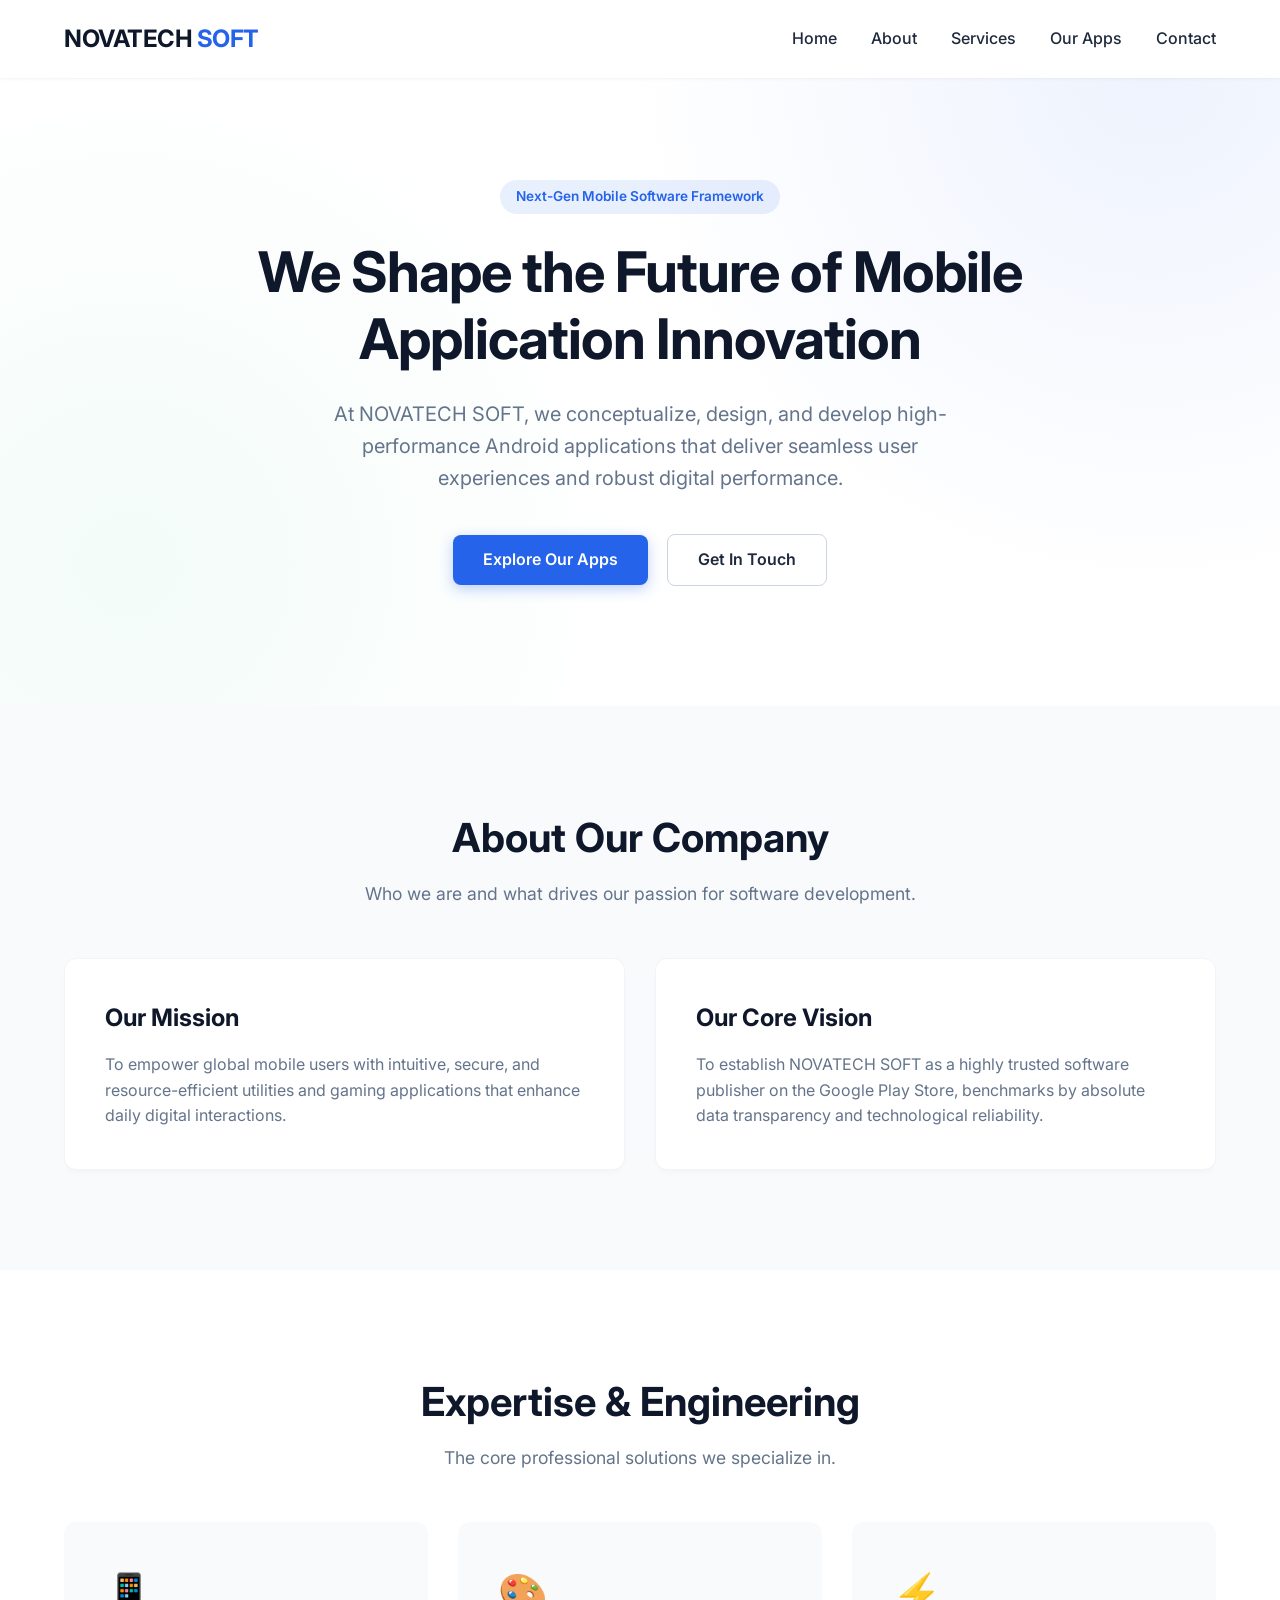
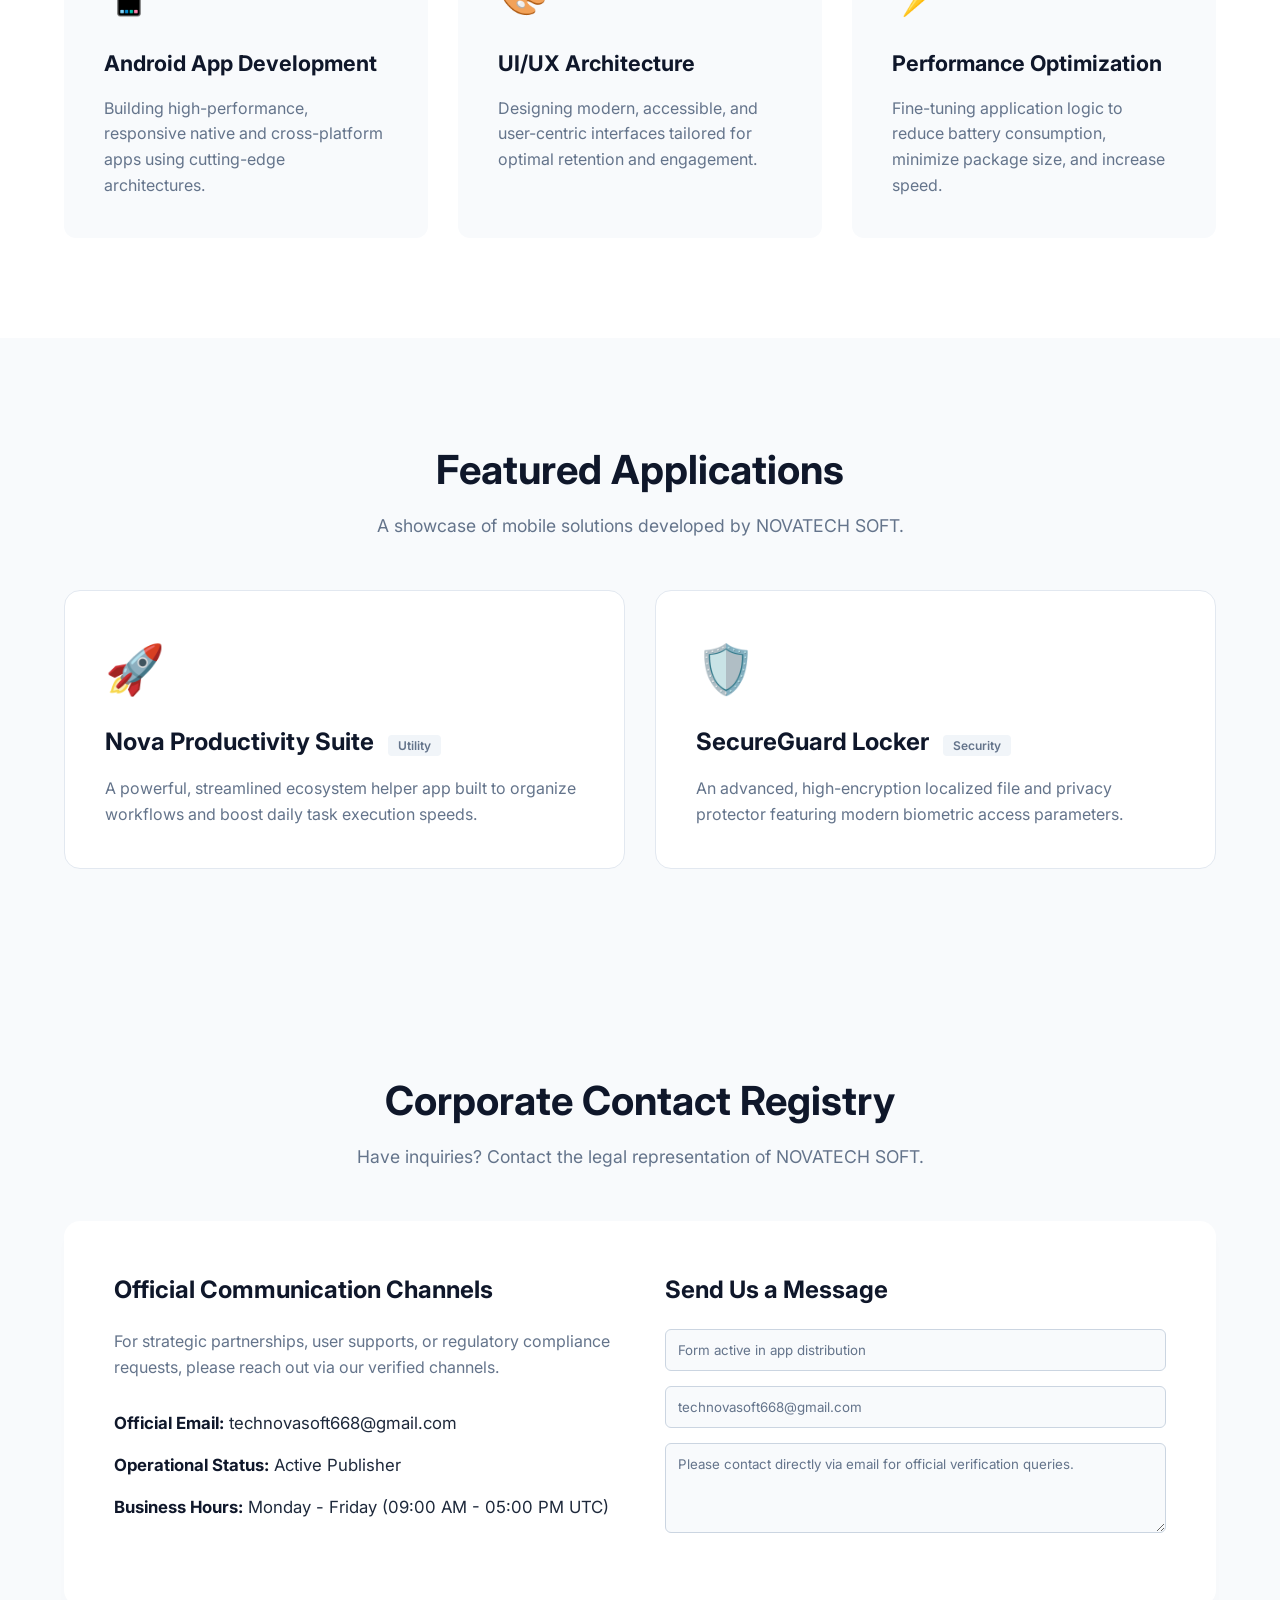
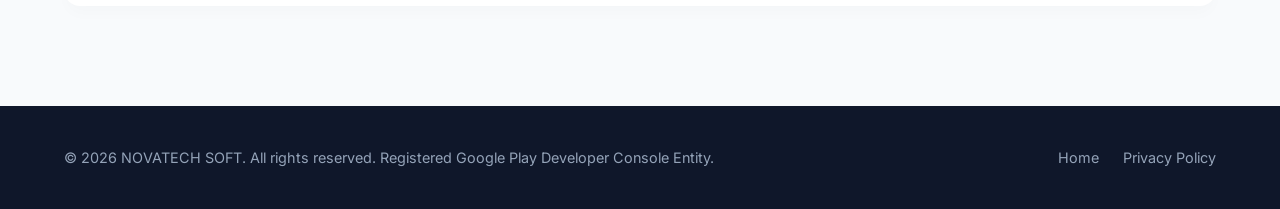
<file: index.html>
<!DOCTYPE html>
<html lang="en">
    
<head>
    <meta charset="UTF-8">
    <meta name="viewport" content="width=device-width, initial-scale=1.0">
    <title>NOVATECH SOFT | Innovating Digital Solutions</title>
    <!-- Google Fonts for Premium Typography -->
    <link rel="preconnect" href="https://fonts.googleapis.com">
    <link rel="preconnect" href="https://fonts.gstatic.com" crossorigin>
    <link href="https://fonts.googleapis.com/css2?family=Inter:wght@300;400;500;600;700&display=swap" rel="stylesheet">
    <link rel="stylesheet" href="style.css">
</head>
<body>

    <!-- Header & Navigation -->
    <header>
        <div class="navbar container">
            <div class="logo">NOVATECH <span>SOFT</span></div>
            <nav>
                <a href="#home">Home</a>
                <a href="#about">About</a>
                <a href="#services">Services</a>
                <a href="#apps">Our Apps</a>
                <a href="#contact">Contact</a>
            </nav>
        </div>
    </header>

    <!-- Hero Section -->
    <section id="home" class="hero">
        <div class="hero-content container">
            <span class="badge">Next-Gen Mobile Software Framework</span>
            <h1>We Shape the Future of Mobile Application Innovation</h1>
            <p>At NOVATECH SOFT, we conceptualize, design, and develop high-performance Android applications that deliver seamless user experiences and robust digital performance.</p>
            <div class="hero-cta">
                <a href="#apps" class="btn btn-primary">Explore Our Apps</a>
                <a href="#contact" class="btn btn-secondary">Get In Touch</a>
            </div>
        </div>
    </section>

    <!-- About Company Section -->
    <section id="about" class="about-section container">
        <div class="section-title">
            <h2>About Our Company</h2>
            <p>Who we are and what drives our passion for software development.</p>
        </div>
        <div class="about-grid">
            <div class="about-card">
                <h3>Our Mission</h3>
                <p>To empower global mobile users with intuitive, secure, and resource-efficient utilities and gaming applications that enhance daily digital interactions.</p>
            </div>
            <div class="about-card">
                <h3>Our Core Vision</h3>
                <p>To establish NOVATECH SOFT as a highly trusted software publisher on the Google Play Store, benchmarks by absolute data transparency and technological reliability.</p>
            </div>
        </div>
    </section>

    <!-- Services Section -->
    <section id="services" class="services-section">
        <div class="container">
            <div class="section-title">
                <h2>Expertise & Engineering</h2>
                <p>The core professional solutions we specialize in.</p>
            </div>
            <div class="services-grid">
                <div class="service-box">
                    <div class="icon">📱</div>
                    <h3>Android App Development</h3>
                    <p>Building high-performance, responsive native and cross-platform apps using cutting-edge architectures.</p>
                </div>
                <div class="service-box">
                    <div class="icon">🎨</div>
                    <h3>UI/UX Architecture</h3>
                    <p>Designing modern, accessible, and user-centric interfaces tailored for optimal retention and engagement.</p>
                </div>
                <div class="service-box">
                    <div class="icon">⚡</div>
                    <h3>Performance Optimization</h3>
                    <p>Fine-tuning application logic to reduce battery consumption, minimize package size, and increase speed.</p>
                </div>
            </div>
        </div>
    </section>

    <!-- Portfolio / Featured Apps Section -->
    <section id="apps" class="apps-section container">
        <div class="section-title">
            <h2>Featured Applications</h2>
            <p>A showcase of mobile solutions developed by NOVATECH SOFT.</p>
        </div>
        <div class="apps-grid">
            <div class="app-card">
                <div class="app-icon">🚀</div>
                <h3>Nova Productivity Suite</h3>
                <span class="app-tag">Utility</span>
                <p>A powerful, streamlined ecosystem helper app built to organize workflows and boost daily task execution speeds.</p>
            </div>
            <div class="app-card">
                <div class="app-icon">🛡️</div>
                <h3>SecureGuard Locker</h3>
                <span class="app-tag">Security</span>
                <p>An advanced, high-encryption localized file and privacy protector featuring modern biometric access parameters.</p>
            </div>
        </div>
    </section>

    <!-- Contact & Publisher Verification Info -->
    <section id="contact" class="contact-section container">
        <div class="section-title">
            <h2>Corporate Contact Registry</h2>
            <p>Have inquiries? Contact the legal representation of NOVATECH SOFT.</p>
        </div>
        <div class="contact-wrapper">
            <div class="contact-info">
                <h3>Official Communication Channels</h3>
                <p>For strategic partnerships, user supports, or regulatory compliance requests, please reach out via our verified channels.</p>
                <div class="info-item">
                    <strong>Official Email:</strong> technovasoft668@gmail.com
                </div>
                <div class="info-item">
                    <strong>Operational Status:</strong> Active Publisher
                </div>
                <div class="info-item">
                    <strong>Business Hours:</strong> Monday - Friday (09:00 AM - 05:00 PM UTC)
                </div>
            </div>
            <div class="contact-form-mock">
                <h3>Send Us a Message</h3>
                <input type="text" placeholder="Your Name" class="form-input" disabled value="Form active in app distribution">
                <input type="email" placeholder="Your Email" class="form-input" disabled value="technovasoft668@gmail.com">
                <textarea class="form-input" rows="4" disabled>Please contact directly via email for official verification queries.</textarea>
            </div>
        </div>
    </section>

    <!-- Footer -->
    <footer>
        <div class="footer-content container">
            <p>&copy; 2026 NOVATECH SOFT. All rights reserved. Registered Google Play Developer Console Entity.</p>
            <div class="footer-links">
                <a href="index.html">Home</a>
                <a href="privacy-policy.html">Privacy Policy</a>
            </div>
        </div>
    </footer>

</body>
</html>
</file>
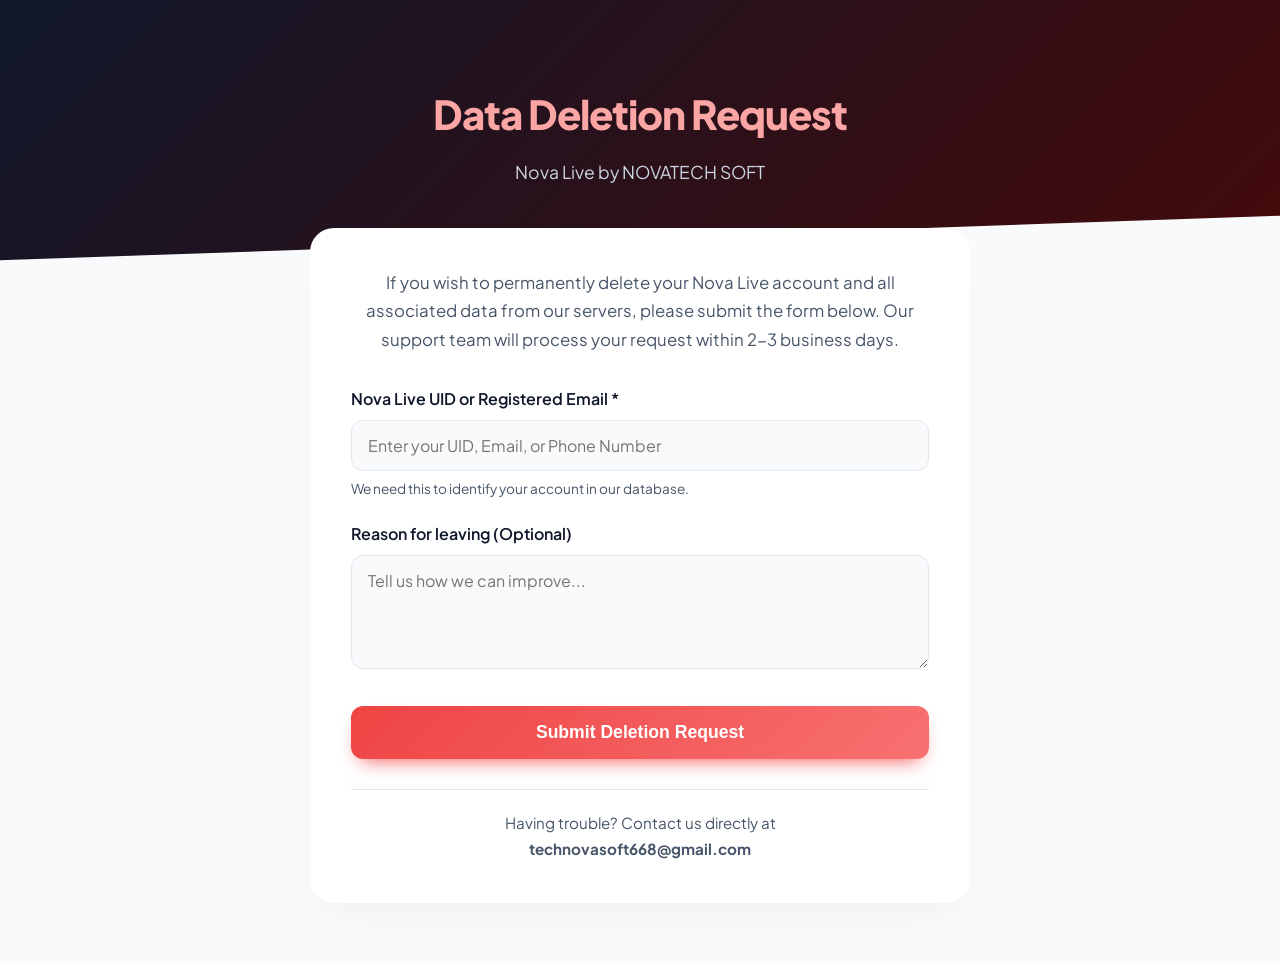
<file: delete-account.html>
<!DOCTYPE html>
<html lang="en">
    
<head>
    <meta charset="UTF-8">
    <meta name="viewport" content="width=device-width, initial-scale=1.0">
    <title>Account Deletion | Nova Live</title>
    
    <!-- Google Fonts -->
    <link rel="preconnect" href="https://fonts.googleapis.com">
    <link rel="preconnect" href="https://fonts.gstatic.com" crossorigin>
    <link href="https://fonts.googleapis.com/css2?family=Plus+Jakarta+Sans:wght@300;400;500;600;700;800&display=swap" rel="stylesheet">
    
    <style>
        :root {
            --primary: #ef4444; /* Red color for deletion theme */
            --primary-dark: #b91c1c;
            --secondary: #f87171;
            --bg-color: #f8fafc;
            --surface: #ffffff;
            --text-main: #0f172a;
            --text-muted: #475569;
            --border-color: #e2e8f0;
        }

        * { margin: 0; padding: 0; box-sizing: border-box; }

        body {
            font-family: 'Plus Jakarta Sans', sans-serif;
            background-color: var(--bg-color);
            color: var(--text-main);
            line-height: 1.7;
            -webkit-font-smoothing: antialiased;
        }

        /* Premium Header Gradient */
        .header-banner {
            background: linear-gradient(135deg, #0f172a 0%, #450a0a 100%);
            padding: 80px 20px 100px;
            text-align: center;
            color: white;
            position: relative;
            overflow: hidden;
        }

        .header-banner::after {
            content: '';
            position: absolute;
            bottom: -50px; left: 0; right: 0;
            height: 100px;
            background: var(--bg-color);
            transform: skewY(-2deg);
        }

        .header-title {
            font-size: 2.5rem;
            font-weight: 800;
            letter-spacing: -1px;
            margin-bottom: 10px;
            color: #fca5a5;
        }

        .header-subtitle {
            font-size: 1.1rem;
            color: #cbd5e1;
            font-weight: 400;
        }

        /* Main Content Container */
        .container {
            max-width: 700px;
            margin: -60px auto 60px;
            padding: 0 20px;
            position: relative;
            z-index: 10;
        }

        .form-card {
            background: var(--surface);
            padding: 40px;
            border-radius: 24px;
            box-shadow: 0 20px 40px -15px rgba(0,0,0,0.05);
            border: 1px solid rgba(255,255,255,0.5);
        }

        .intro-text {
            font-size: 1.05rem;
            color: var(--text-muted);
            margin-bottom: 30px;
            text-align: center;
        }

        /* Form Styling */
        .form-group {
            margin-bottom: 20px;
        }

        label {
            display: block;
            font-weight: 600;
            margin-bottom: 8px;
            color: var(--text-main);
        }

        input[type="text"],
        input[type="email"],
        textarea {
            width: 100%;
            padding: 14px 16px;
            border: 1px solid var(--border-color);
            border-radius: 12px;
            font-family: inherit;
            font-size: 1rem;
            transition: all 0.3s ease;
            background-color: #f8fafc;
        }

        input:focus, textarea:focus {
            outline: none;
            border-color: var(--primary);
            box-shadow: 0 0 0 3px rgba(239, 68, 68, 0.1);
            background-color: #fff;
        }

        .note {
            font-size: 0.85rem;
            color: var(--text-muted);
            margin-top: 6px;
            display: block;
        }

        /* Buttons */
        .btn-submit {
            width: 100%;
            background: linear-gradient(135deg, var(--primary) 0%, var(--secondary) 100%);
            color: white;
            padding: 16px;
            border: none;
            border-radius: 12px;
            font-weight: 700;
            font-size: 1.1rem;
            cursor: pointer;
            transition: all 0.3s ease;
            box-shadow: 0 10px 20px -10px var(--primary);
            margin-top: 10px;
        }

        .btn-submit:hover {
            transform: translateY(-2px);
            box-shadow: 0 15px 25px -10px var(--primary);
        }

        .support-contact {
            text-align: center;
            margin-top: 30px;
            padding-top: 20px;
            border-top: 1px solid var(--border-color);
            font-size: 0.95rem;
            color: var(--text-muted);
        }

        @media (max-width: 768px) {
            .form-card { padding: 30px 20px; }
            .header-title { font-size: 2rem; }
        }
    </style>
</head>
<body>

    <header class="header-banner">
        <h1 class="header-title">Data Deletion Request</h1>
        <p class="header-subtitle">Nova Live by NOVATECH SOFT</p>
    </header>

    <div class="container">
        <div class="form-card">
            
            <p class="intro-text">
                If you wish to permanently delete your Nova Live account and all associated data from our servers, please submit the form below. Our support team will process your request within 2-3 business days.
            </p>

            <!-- 🚨 REPLACE 'YOUR_FORMSPREE_LINK_HERE' with your actual Formspree endpoint -->
            <form action="https://formspree.io/f/xwvgezqv" method="POST">
                
                <div class="form-group">
                    <label for="uid">Nova Live UID or Registered Email *</label>
                    <input type="text" id="uid" name="User_ID_or_Email" placeholder="Enter your UID, Email, or Phone Number" required>
                    <span class="note">We need this to identify your account in our database.</span>
                </div>

                <div class="form-group">
                    <label for="reason">Reason for leaving (Optional)</label>
                    <textarea id="reason" name="Reason" rows="4" placeholder="Tell us how we can improve..."></textarea>
                </div>

                <!-- Hidden field to specify email subject -->
                <input type="hidden" name="_subject" value="New Account Deletion Request - Nova Live!">

                <button type="submit" class="btn-submit">Submit Deletion Request</button>
            </form>

            <div class="support-contact">
                Having trouble? Contact us directly at <br>
                <strong>technovasoft668@gmail.com</strong>
            </div>

        </div>
    </div>

</body>
</html>
</file>
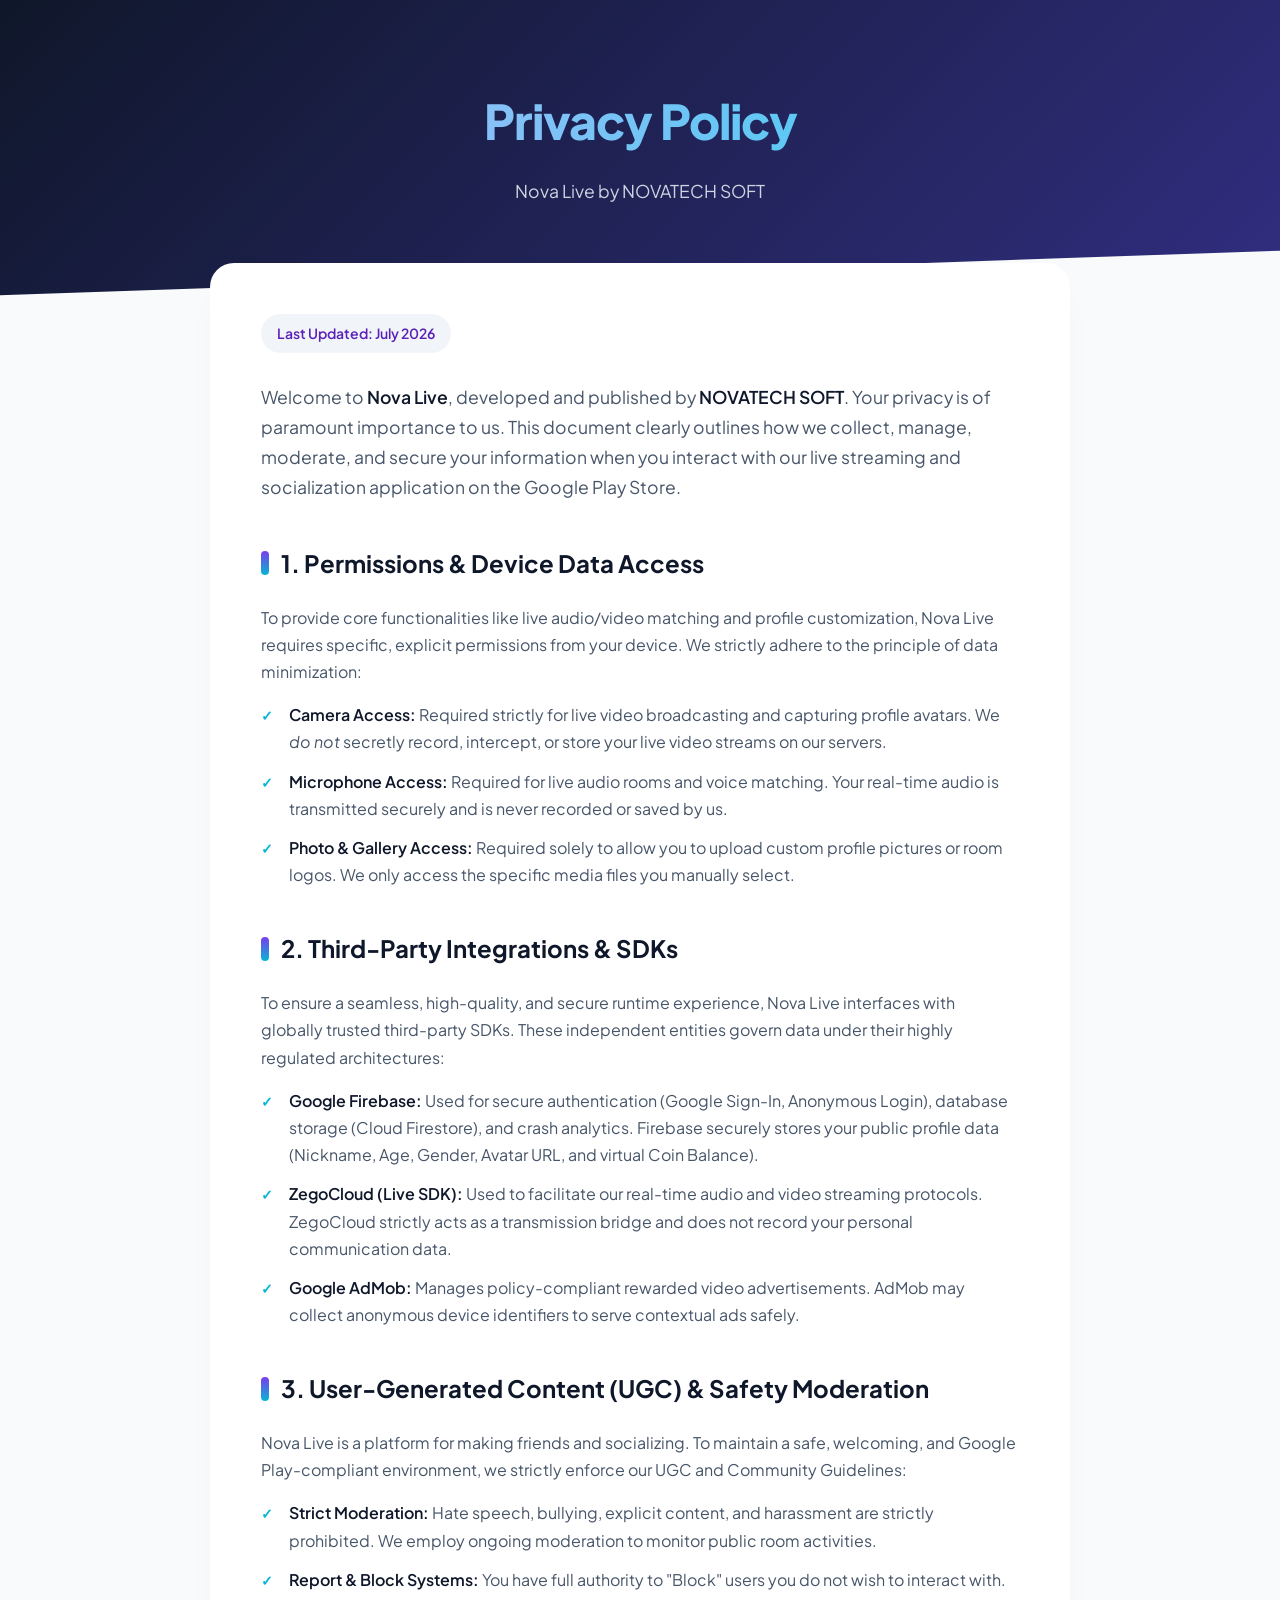
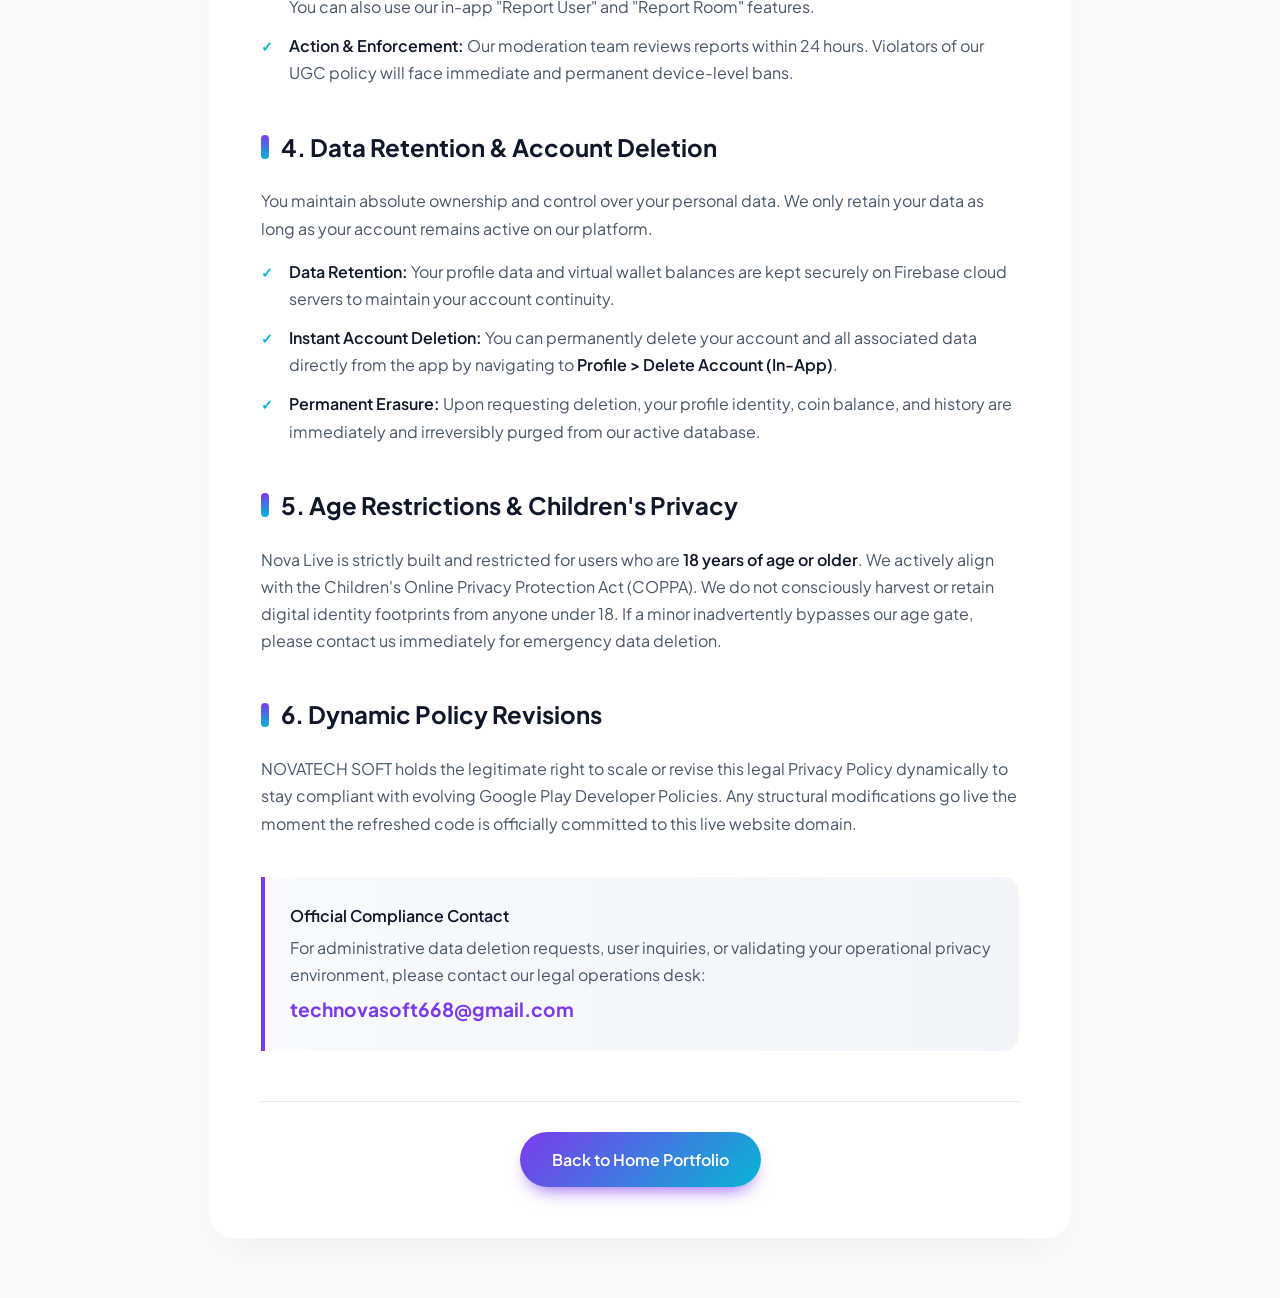
<file: privacy-policy.html>
<!DOCTYPE html>
<html lang="en">
<head>
    <meta charset="UTF-8">
    <meta name="viewport" content="width=device-width, initial-scale=1.0">
    <title>Privacy Policy | Nova Live by NOVATECH SOFT</title>
    
    <!-- Google Fonts -->
    <link rel="preconnect" href="https://fonts.googleapis.com">
    <link rel="preconnect" href="https://fonts.gstatic.com" crossorigin>
    <link href="https://fonts.googleapis.com/css2?family=Plus+Jakarta+Sans:wght@300;400;500;600;700;800&display=swap" rel="stylesheet">
    
    <style>
        :root {
            --primary: #7c3aed;
            --primary-dark: #5b21b6;
            --secondary: #06b6d4;
            --bg-color: #f8fafc;
            --surface: #ffffff;
            --text-main: #0f172a;
            --text-muted: #475569;
            --border-color: #e2e8f0;
        }

        * {
            margin: 0;
            padding: 0;
            box-sizing: border-box;
        }

        body {
            font-family: 'Plus Jakarta Sans', sans-serif;
            background-color: var(--bg-color);
            color: var(--text-main);
            line-height: 1.7;
            -webkit-font-smoothing: antialiased;
        }

        /* Premium Header Gradient */
        .header-banner {
            background: linear-gradient(135deg, #0f172a 0%, #312e81 100%);
            padding: 80px 20px 100px;
            text-align: center;
            color: white;
            position: relative;
            overflow: hidden;
        }

        .header-banner::after {
            content: '';
            position: absolute;
            bottom: -50px;
            left: 0;
            right: 0;
            height: 100px;
            background: var(--bg-color);
            transform: skewY(-2deg);
        }

        .header-title {
            font-size: 3rem;
            font-weight: 800;
            letter-spacing: -1px;
            margin-bottom: 15px;
            background: linear-gradient(to right, #c4b5fd, #22d3ee);
            -webkit-background-clip: text;
            -webkit-text-fill-color: transparent;
        }

        .header-subtitle {
            font-size: 1.1rem;
            color: #cbd5e1;
            font-weight: 400;
        }

        /* Main Content Container */
        .container {
            max-width: 900px;
            margin: -60px auto 60px;
            padding: 0 20px;
            position: relative;
            z-index: 10;
        }

        .policy-card {
            background: var(--surface);
            padding: 50px;
            border-radius: 24px;
            box-shadow: 0 20px 40px -15px rgba(0,0,0,0.05);
            border: 1px solid rgba(255,255,255,0.5);
        }

        .last-updated {
            display: inline-block;
            background: #f1f5f9;
            color: var(--primary-dark);
            padding: 8px 16px;
            border-radius: 50px;
            font-size: 0.875rem;
            font-weight: 600;
            margin-bottom: 30px;
        }

        .intro-text {
            font-size: 1.1rem;
            color: var(--text-muted);
            margin-bottom: 40px;
        }

        /* Section Styling */
        section {
            margin-bottom: 40px;
        }

        h2 {
            font-size: 1.5rem;
            font-weight: 700;
            color: var(--text-main);
            margin-bottom: 20px;
            display: flex;
            align-items: center;
            gap: 12px;
        }

        h2::before {
            content: '';
            display: block;
            width: 8px;
            height: 24px;
            background: linear-gradient(to bottom, var(--primary), var(--secondary));
            border-radius: 4px;
        }

        p {
            color: var(--text-muted);
            margin-bottom: 16px;
        }

        /* Beautiful Lists */
        ul {
            list-style: none;
            padding-left: 0;
            margin-bottom: 20px;
        }

        ul li {
            position: relative;
            padding-left: 28px;
            margin-bottom: 12px;
            color: var(--text-muted);
        }

        ul li::before {
            content: '✓';
            position: absolute;
            left: 0;
            top: 2px;
            color: var(--secondary);
            font-weight: bold;
            font-size: 0.9rem;
        }

        strong {
            color: var(--text-main);
            font-weight: 600;
        }

        /* Contact Box */
        .contact-box {
            background: linear-gradient(to right, #f8fafc, #f1f5f9);
            border-left: 4px solid var(--primary);
            padding: 25px;
            border-radius: 0 16px 16px 0;
            margin-top: 40px;
        }

        .contact-box p {
            margin-bottom: 5px;
        }

        .contact-email {
            font-size: 1.2rem;
            font-weight: 700;
            color: var(--primary);
            text-decoration: none;
        }

        /* Premium Button */
        .btn-container {
            text-align: center;
            margin-top: 50px;
            padding-top: 30px;
            border-top: 1px solid var(--border-color);
        }

        .btn-primary {
            display: inline-block;
            background: linear-gradient(135deg, var(--primary) 0%, var(--secondary) 100%);
            color: white;
            padding: 14px 32px;
            border-radius: 50px;
            text-decoration: none;
            font-weight: 600;
            font-size: 1rem;
            transition: all 0.3s ease;
            box-shadow: 0 10px 20px -10px var(--primary);
        }

        .btn-primary:hover {
            transform: translateY(-2px);
            box-shadow: 0 15px 25px -10px var(--primary);
        }

        /* Responsive Design */
        @media (max-width: 768px) {
            .header-title { font-size: 2.2rem; }
            .policy-card { padding: 30px 20px; border-radius: 16px; }
            .container { margin-top: -40px; }
        }
    </style>
</head>
<body>

    <!-- Premium Header -->
    <header class="header-banner">
        <h1 class="header-title">Privacy Policy</h1>
        <p class="header-subtitle">Nova Live by NOVATECH SOFT</p>
    </header>

    <!-- Main Content -->
    <div class="container">
        <div class="policy-card">
            
            <div class="last-updated">Last Updated: July 2026</div>

            <p class="intro-text">
                Welcome to <strong>Nova Live</strong>, developed and published by <strong>NOVATECH SOFT</strong>. Your privacy is of paramount importance to us. This document clearly outlines how we collect, manage, moderate, and secure your information when you interact with our live streaming and socialization application on the Google Play Store.
            </p>

            <section>
                <h2>1. Permissions & Device Data Access</h2>
                <p>To provide core functionalities like live audio/video matching and profile customization, Nova Live requires specific, explicit permissions from your device. We strictly adhere to the principle of data minimization:</p>
                <ul>
                    <li><strong>Camera Access:</strong> Required strictly for live video broadcasting and capturing profile avatars. We <em>do not</em> secretly record, intercept, or store your live video streams on our servers.</li>
                    <li><strong>Microphone Access:</strong> Required for live audio rooms and voice matching. Your real-time audio is transmitted securely and is never recorded or saved by us.</li>
                    <li><strong>Photo & Gallery Access:</strong> Required solely to allow you to upload custom profile pictures or room logos. We only access the specific media files you manually select.</li>
                </ul>
            </section>

            <section>
                <h2>2. Third-Party Integrations & SDKs</h2>
                <p>To ensure a seamless, high-quality, and secure runtime experience, Nova Live interfaces with globally trusted third-party SDKs. These independent entities govern data under their highly regulated architectures:</p>
                <ul>
                    <li><strong>Google Firebase:</strong> Used for secure authentication (Google Sign-In, Anonymous Login), database storage (Cloud Firestore), and crash analytics. Firebase securely stores your public profile data (Nickname, Age, Gender, Avatar URL, and virtual Coin Balance).</li>
                    <li><strong>ZegoCloud (Live SDK):</strong> Used to facilitate our real-time audio and video streaming protocols. ZegoCloud strictly acts as a transmission bridge and does not record your personal communication data.</li>
                    <li><strong>Google AdMob:</strong> Manages policy-compliant rewarded video advertisements. AdMob may collect anonymous device identifiers to serve contextual ads safely.</li>
                </ul>
            </section>

            <section>
                <h2>3. User-Generated Content (UGC) & Safety Moderation</h2>
                <p>Nova Live is a platform for making friends and socializing. To maintain a safe, welcoming, and Google Play-compliant environment, we strictly enforce our UGC and Community Guidelines:</p>
                <ul>
                    <li><strong>Strict Moderation:</strong> Hate speech, bullying, explicit content, and harassment are strictly prohibited. We employ ongoing moderation to monitor public room activities.</li>
                    <li><strong>Report & Block Systems:</strong> You have full authority to "Block" users you do not wish to interact with. You can also use our in-app "Report User" and "Report Room" features.</li>
                    <li><strong>Action & Enforcement:</strong> Our moderation team reviews reports within 24 hours. Violators of our UGC policy will face immediate and permanent device-level bans.</li>
                </ul>
            </section>

            <section>
                <h2>4. Data Retention & Account Deletion</h2>
                <p>You maintain absolute ownership and control over your personal data. We only retain your data as long as your account remains active on our platform.</p>
                <ul>
                    <li><strong>Data Retention:</strong> Your profile data and virtual wallet balances are kept securely on Firebase cloud servers to maintain your account continuity.</li>
                    <li><strong>Instant Account Deletion:</strong> You can permanently delete your account and all associated data directly from the app by navigating to <strong>Profile > Delete Account (In-App)</strong>.</li>
                    <li><strong>Permanent Erasure:</strong> Upon requesting deletion, your profile identity, coin balance, and history are immediately and irreversibly purged from our active database.</li>
                </ul>
            </section>

            <section>
                <h2>5. Age Restrictions & Children's Privacy</h2>
                <p>Nova Live is strictly built and restricted for users who are <strong>18 years of age or older</strong>. We actively align with the Children's Online Privacy Protection Act (COPPA). We do not consciously harvest or retain digital identity footprints from anyone under 18. If a minor inadvertently bypasses our age gate, please contact us immediately for emergency data deletion.</p>
            </section>

            <section>
                <h2>6. Dynamic Policy Revisions</h2>
                <p>NOVATECH SOFT holds the legitimate right to scale or revise this legal Privacy Policy dynamically to stay compliant with evolving Google Play Developer Policies. Any structural modifications go live the moment the refreshed code is officially committed to this live website domain.</p>
            </section>

            <div class="contact-box">
                <p><strong>Official Compliance Contact</strong></p>
                <p>For administrative data deletion requests, user inquiries, or validating your operational privacy environment, please contact our legal operations desk:</p>
                <a href="mailto:technovasoft668@gmail.com" class="contact-email">technovasoft668@gmail.com</a>
            </div>

            <div class="btn-container">
                <a href="index.html" class="btn-primary">Back to Home Portfolio</a>
            </div>

        </div>
    </div>

</body>
</html>
</file>
<file: style.css>
/* Custom CSS Variables for Ultra-Modern Palette */
:root {
    --primary-color: #2563eb;
    --primary-hover: #1d4ed8;
    --dark-bg: #0f172a;
    --light-bg: #f8fafc;
    --card-bg: #ffffff;
    --text-main: #1e293b;
    --text-muted: #64748b;
    --accent-glow: rgba(37, 99, 235, 0.1);
}

/* Reset and Global Styles */
* {
    margin: 0;
    padding: 0;
    box-sizing: border-box;
}

html {
    scroll-behavior: smooth;
}

body {
    font-family: 'Inter', sans-serif;
    color: var(--text-main);
    background-color: var(--light-bg);
    line-height: 1.6;
}

.container {
    width: 90%;
    max-width: 1200px;
    margin: 0 auto;
}

/* Section Common Title */
.section-title {
    text-align: center;
    margin-bottom: 50px;
}

.section-title h2 {
    font-size: 2.5rem;
    color: var(--dark-bg);
    font-weight: 700;
    margin-bottom: 10px;
}

.section-title p {
    color: var(--text-muted);
    font-size: 1.1rem;
}

/* Header & Navbar Styles */
header {
    background-color: rgba(255, 255, 255, 0.95);
    backdrop-filter: blur(10px);
    position: fixed;
    width: 100%;
    top: 0;
    z-index: 1000;
    box-shadow: 0 1px 3px rgba(0,0,0,0.05);
}

.navbar {
    display: flex;
    justify-content: space-between;
    align-items: center;
    padding: 20px 0;
}

.logo {
    font-size: 1.5rem;
    font-weight: 700;
    color: var(--dark-bg);
    letter-spacing: -0.5px;
}

.logo span {
    color: var(--primary-color);
}

nav a {
    text-decoration: none;
    color: var(--text-main);
    font-weight: 500;
    margin-left: 30px;
    transition: color 0.3s ease;
}

nav a:hover {
    color: var(--primary-color);
}

/* Hero Section Styles */
.hero {
    background: radial-gradient(circle at 90% 10%, rgba(37, 99, 235, 0.08), transparent 40%),
                radial-gradient(circle at 10% 80%, rgba(16, 185, 129, 0.05), transparent 40%);
    background-color: #ffffff;
    padding: 180px 0 120px 0;
    text-align: center;
}

.badge {
    background-color: var(--accent-glow);
    color: var(--primary-color);
    padding: 6px 16px;
    border-radius: 50px;
    font-size: 0.85rem;
    font-weight: 600;
    display: inline-block;
    margin-bottom: 25px;
}

.hero h1 {
    font-size: 3.5rem;
    font-weight: 700;
    color: var(--dark-bg);
    line-height: 1.2;
    max-width: 800px;
    margin: 0 auto 25px auto;
    letter-spacing: -1px;
}

.hero p {
    font-size: 1.25rem;
    color: var(--text-muted);
    max-width: 650px;
    margin: 0 auto 40px auto;
}

/* Interactive Buttons */
.btn {
    display: inline-block;
    padding: 12px 30px;
    font-weight: 600;
    border-radius: 8px;
    text-decoration: none;
    transition: all 0.3s ease;
}

.btn-primary {
    background-color: var(--primary-color);
    color: #ffffff;
    box-shadow: 0 4px 14px rgba(37, 99, 235, 0.3);
}

.btn-primary:hover {
    background-color: var(--primary-hover);
    transform: translateY(-2px);
}

.btn-secondary {
    background-color: transparent;
    color: var(--text-main);
    border: 1px solid #cbd5e1;
    margin-left: 15px;
}

.btn-secondary:hover {
    background-color: #f1f5f9;
    transform: translateY(-2px);
}

/* About Grid Section */
.about-section {
    padding: 100px 0;
}

.about-grid {
    display: grid;
    grid-template-columns: repeat(auto-fit, minmax(300px, 1fr));
    gap: 30px;
}

.about-card {
    background-color: var(--card-bg);
    padding: 40px;
    border-radius: 12px;
    box-shadow: 0 4px 6px -1px rgba(0,0,0,0.02), 0 2px 4px -1px rgba(0,0,0,0.01);
    border: 1px solid #f1f5f9;
}

.about-card h3 {
    font-size: 1.5rem;
    color: var(--dark-bg);
    margin-bottom: 15px;
}

.about-card p {
    color: var(--text-muted);
}

/* Services Section Grid */
.services-section {
    background-color: #ffffff;
    padding: 100px 0;
}

.services-grid {
    display: grid;
    grid-template-columns: repeat(auto-fit, minmax(300px, 1fr));
    gap: 30px;
}

.service-box {
    padding: 40px;
    border-radius: 12px;
    background-color: var(--light-bg);
    transition: transform 0.3s ease;
}

.service-box:hover {
    transform: translateY(-5px);
}

.service-box .icon {
    font-size: 2.5rem;
    margin-bottom: 20px;
}

.service-box h3 {
    font-size: 1.35rem;
    margin-bottom: 15px;
    color: var(--dark-bg);
}

.service-box p {
    color: var(--text-muted);
}

/* Apps Section Showcases */
.apps-section {
    padding: 100px 0;
}

.apps-grid {
    display: grid;
    grid-template-columns: repeat(auto-fit, minmax(400px, 1fr));
    gap: 30px;
}

.app-card {
    background-color: var(--card-bg);
    padding: 40px;
    border-radius: 16px;
    border: 1px solid #e2e8f0;
    position: relative;
    overflow: hidden;
}

.app-icon {
    font-size: 3rem;
    margin-bottom: 15px;
}

.app-card h3 {
    font-size: 1.5rem;
    color: var(--dark-bg);
    display: inline-block;
    margin-right: 10px;
}

.app-tag {
    background-color: #f1f5f9;
    color: var(--text-muted);
    padding: 3px 10px;
    font-size: 0.75rem;
    font-weight: 600;
    border-radius: 4px;
    vertical-align: middle;
}

.app-card p {
    color: var(--text-muted);
    margin-top: 15px;
}

/* Contact Block Layout */
.contact-section {
    padding: 100px 0;
}

.contact-wrapper {
    display: grid;
    grid-template-columns: repeat(auto-fit, minmax(400px, 1fr));
    gap: 50px;
    background-color: #ffffff;
    padding: 50px;
    border-radius: 16px;
    box-shadow: 0 10px 15px -3px rgba(0,0,0,0.02);
}

.contact-info h3, .contact-form-mock h3 {
    font-size: 1.5rem;
    color: var(--dark-bg);
    margin-bottom: 20px;
}

.contact-info p {
    color: var(--text-muted);
    margin-bottom: 30px;
}

.info-item {
    margin-bottom: 15px;
    font-size: 1.05rem;
}

.info-item strong {
    color: var(--dark-bg);
}

.form-input {
    width: 100%;
    padding: 12px;
    margin-bottom: 15px;
    border: 1px solid #cbd5e1;
    border-radius: 6px;
    background-color: var(--light-bg);
    color: var(--text-muted);
    font-family: inherit;
}

/* Footer Section */
footer {
    background-color: var(--dark-bg);
    color: #94a3b8;
    padding: 40px 0;
    font-size: 0.9rem;
}

.footer-content {
    display: flex;
    justify-content: space-between;
    align-items: center;
    flex-wrap: wrap;
    gap: 20px;
}

.footer-links a {
    color: #94a3b8;
    text-decoration: none;
    margin-left: 20px;
}

.footer-links a:hover {
    color: #ffffff;
}

/* Ultra Responsive Design Breakpoints */
@media (max-width: 768px) {
    .navbar {
        flex-direction: column;
        gap: 15px;
    }
    nav a {
        margin: 0 10px;
    }
    .hero h1 {
        font-size: 2.3rem;
    }
    .apps-grid, .contact-wrapper {
        grid-template-columns: 1fr;
    }
    .contact-wrapper {
        padding: 25px;
    }
}
</file>
